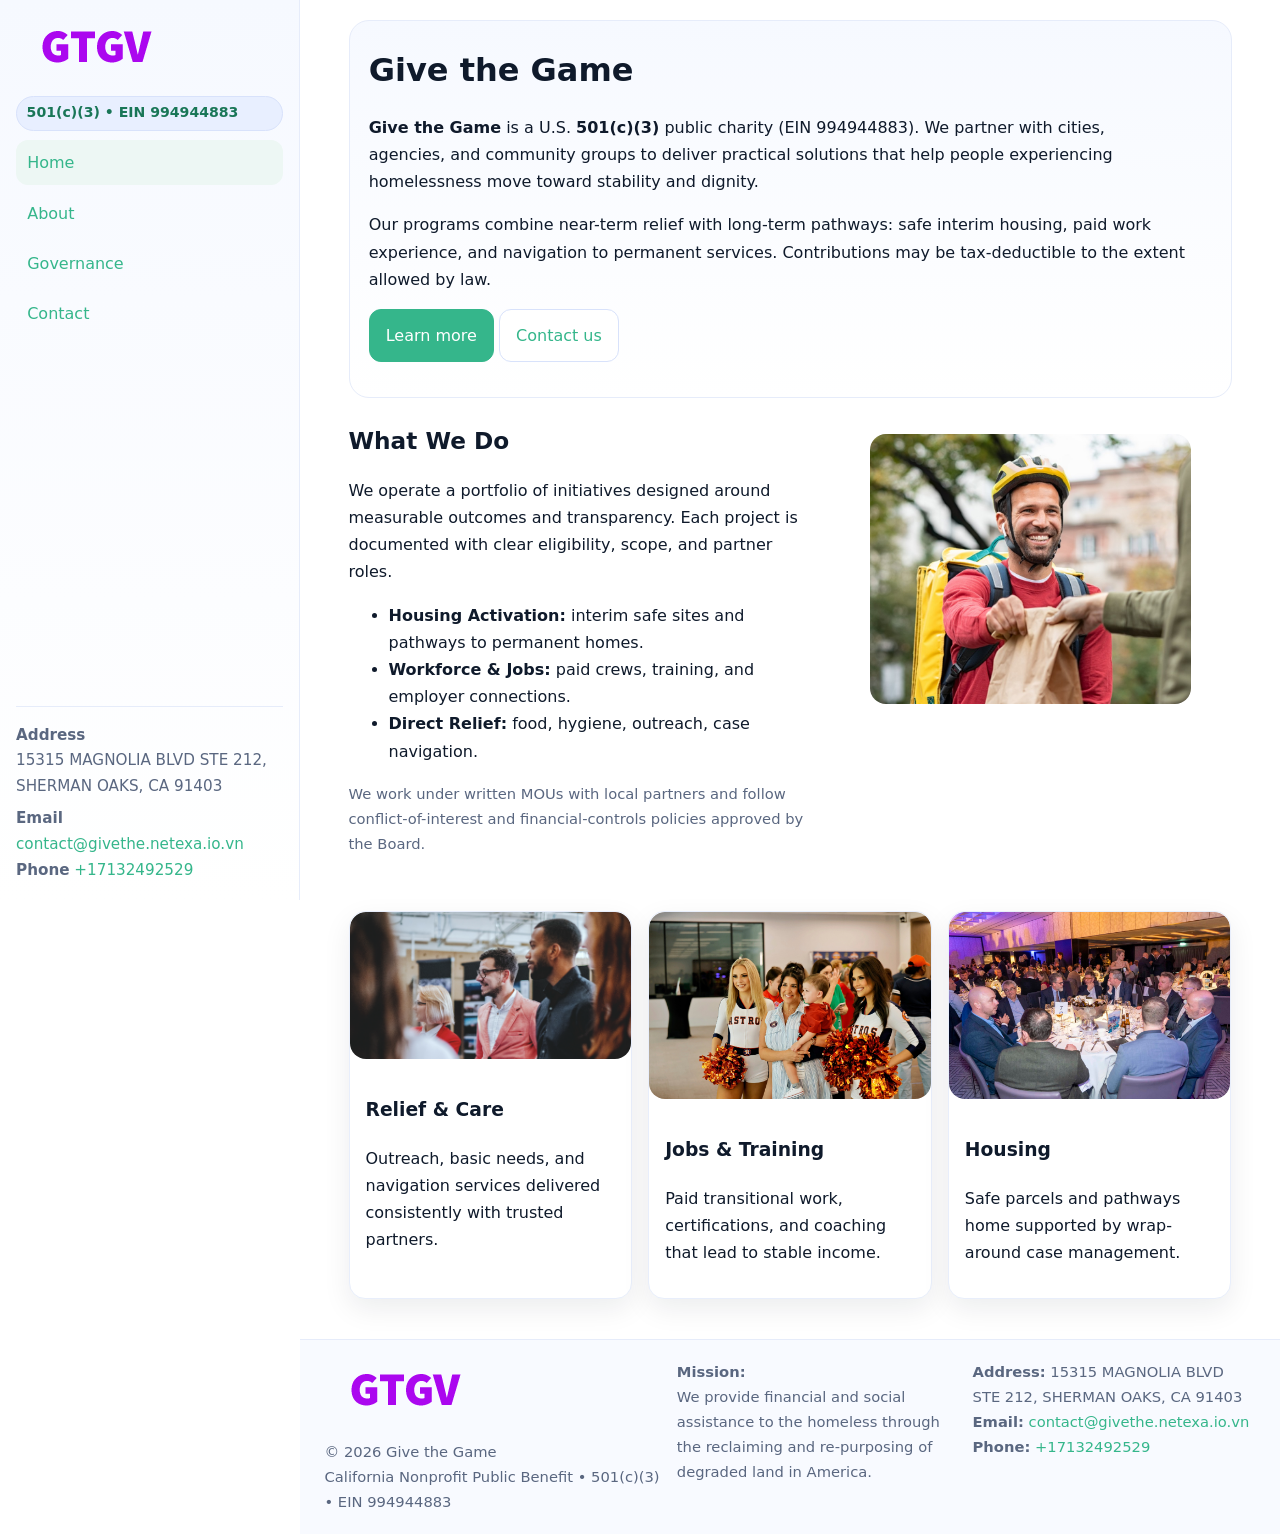
<file: index.html>
<!doctype html>
<html lang="en">
<head>
<meta charset="utf-8"/>
<meta name="viewport" content="width=device-width,initial-scale=1"/>
<title>Give the Game – Nonprofit • 2025</title>
<link rel="stylesheet" href="assets/styles.css"/>
<link rel="icon" href="images/logo.png">
<meta name="data-ein" content="994944883"><meta name="data-name" content="Give the Game">
<meta name="data-email" content="contact@givethe.netexa.io.vn"><meta name="data-phone" content="+17132492529">
<meta name="data-address" content="15315 MAGNOLIA BLVD STE 212,
SHERMAN OAKS, CA 91403"><meta name="data-map" content="15315+MAGNOLIA+BLVD+STE+212,+SHERMAN+OAKS,+CA+91403">
  <meta name="description" content="We are a 501(c)(3) organization advancing community services, education, and direct relief through transparent programs, local partnerships, and measurable outcomes.">
<meta name="facebook-domain-verification" content="vfyaakfmtuf3f2xxkadso5iiru7vfb" />
</head>
<body>
<div style="position:absolute;left:-9999px;top:-9999px;opacity:0" data-uniq="{{UNIQUE_BLOB}}">
  <span>We are a 501(c)(3) organization advancing community services, education, and direct relief through transparent programs, local partnerships, and measurable outcomes.</span><svg width="12" height="12" viewBox="0 0 12 12" xmlns="http://www.w3.org/2000/svg"><circle cx="6" cy="6" r="5" fill="#0f766e"/></svg><img src="images/education.jpg" width="1" height="1" alt="" loading="lazy"/>
</div>

<div class="app">
  <aside class="sidebar" aria-label="Sidebar">
    <div class="cd4552e7baf"><img src="images/logo.png" alt="Give the Game logo"></div>
    <span class="c6bdfd7b25a">501(c)(3) • EIN 994944883</span>
    <nav class="c712d3d1067" aria-label="Main navigation">
      <a class="active" href="index.html">Home</a>
      <a href="about.html">About</a>
      <a href="governance.html">Governance</a>
      <a href="contact.html">Contact</a>
    </nav>
    <div class="contact">
      <div><strong>Address</strong><br>15315 MAGNOLIA BLVD STE 212,
SHERMAN OAKS, CA 91403</div>
      <div style="margin-top:.4rem"><strong>Email</strong> <a href="contact@givethe.netexa.io.vn">contact@givethe.netexa.io.vn</a></div>
      <div><strong>Phone</strong> <a href="tel:+17132492529">+17132492529</a></div>
    </div>
  </aside>

  <main>
    <div class="container">
      <section class="cd2c494652c" aria-labelledby="home-title">
        <h1 id="home-title">Give the Game</h1>
        <p class="c259757a399">
          <strong>Give the Game</strong> is a U.S. <strong>501(c)(3)</strong> public charity (EIN 994944883).
          We partner with cities, agencies, and community groups to deliver practical solutions that
          help people experiencing homelessness move toward stability and dignity.
        </p>
        <p>
          Our programs combine near-term relief with long-term pathways: safe interim housing,
          paid work experience, and navigation to permanent services. Contributions may be
          tax-deductible to the extent allowed by law.
        </p>
        <p>
          <a class="ceb944edd93 btn-primary" href="about.html">Learn more</a>
          <a class="ceb944edd93" href="contact.html">Contact us</a>
        </p>
      </section>

      <section class="section split">
        <div>
          <h2>What We Do</h2>
          <p>
            We operate a portfolio of initiatives designed around measurable outcomes and transparency.
            Each project is documented with clear eligibility, scope, and partner roles.
          </p>
          <ul>
            <li><strong>Housing Activation:</strong> interim safe sites and pathways to permanent homes.</li>
            <li><strong>Workforce & Jobs:</strong> paid crews, training, and employer connections.</li>
            <li><strong>Direct Relief:</strong> food, hygiene, outreach, case navigation.</li>
          </ul>
          <p class="small">
            We work under written MOUs with local partners and follow conflict-of-interest and
            financial-controls policies approved by the Board.
          </p>
        </div>
        <figure>
          <img src="images/hero.jpg" alt="Community program in action">
        </figure>
      </section>

      <section class="section grid-3" aria-label="Highlights">
        <article class="c90acf5584a">
          <img src="images/relief.jpg" alt="">
          <div class="card-body">
            <h3>Relief & Care</h3>
            <p>Outreach, basic needs, and navigation services delivered consistently with trusted partners.</p>
          </div>
        </article>
        <article class="c90acf5584a">
          <img src="images/jobs.jpg" alt="">
          <div class="card-body">
            <h3>Jobs & Training</h3>
            <p>Paid transitional work, certifications, and coaching that lead to stable income.</p>
          </div>
        </article>
        <article class="c90acf5584a">
          <img src="images/land.jpg" alt="">
          <div class="card-body">
            <h3>Housing</h3>
            <p>Safe parcels and pathways home supported by wrap-around case management.</p>
          </div>
        </article>
      </section>
    </div>

    <footer class="footer">
      <div class="container grid">
        <div>
          <img src="images/logo.png" alt="" style="width:160px;height:auto;margin-bottom:.5rem">
          <div class="small">© <span id="year"></span> Give the Game</div>
          <div class="small">California Nonprofit Public Benefit • 501(c)(3) • EIN 994944883</div>
        </div>
        <div>
          <div class="small"><strong>Mission:</strong><br>
            We provide financial and social assistance to the homeless through the reclaiming
            and re-purposing of degraded land in America.
          </div>
        </div>
        <div>
          <div class="small"><strong>Address:</strong> 15315 MAGNOLIA BLVD STE 212,
SHERMAN OAKS, CA 91403<br>
            <strong>Email:</strong> <a href="contact@givethe.netexa.io.vn">contact@givethe.netexa.io.vn</a><br>
            <strong>Phone:</strong> <a href="tel:+17132492529">+17132492529</a>
          </div>
        </div>
      </div>
    </footer>
  </main>
</div>

<!-- Color/skin by EIN/NAME -->
<script>
(function(){function g(n){const e=document.querySelector('meta[name="'+n+'"]');return e?e.content:''}
function h(s){let x=2166136261>>>0;for(let i=0;i<s.length;i++){x^=s.charCodeAt(i);x=(x*16777619)>>>0}return x>>>0}
let k=(g('data-ein')||'').replace(/\D+/g,'');if(!k)k=g('data-name')||location.hostname||'default';
const key=h(String(k)),H=key%360,S=55+(key%20),L=46;
const brand=`hsl(${H} ${S}% ${L}%)`,ink=`hsl(${H} ${Math.min(95,S+10)}% ${Math.max(22,L-18)}%)`,soft=`hsl(${H} ${Math.max(40,S-25)}% 95%)`;
const r=document.documentElement;r.style.setProperty('--brand',brand);r.style.setProperty('--brand-ink',ink);r.style.setProperty('--soft',soft);
const y=document.getElementById('year'); if(y) y.textContent=new Date().getFullYear();})();
</script>
</body>
</html>
</file>
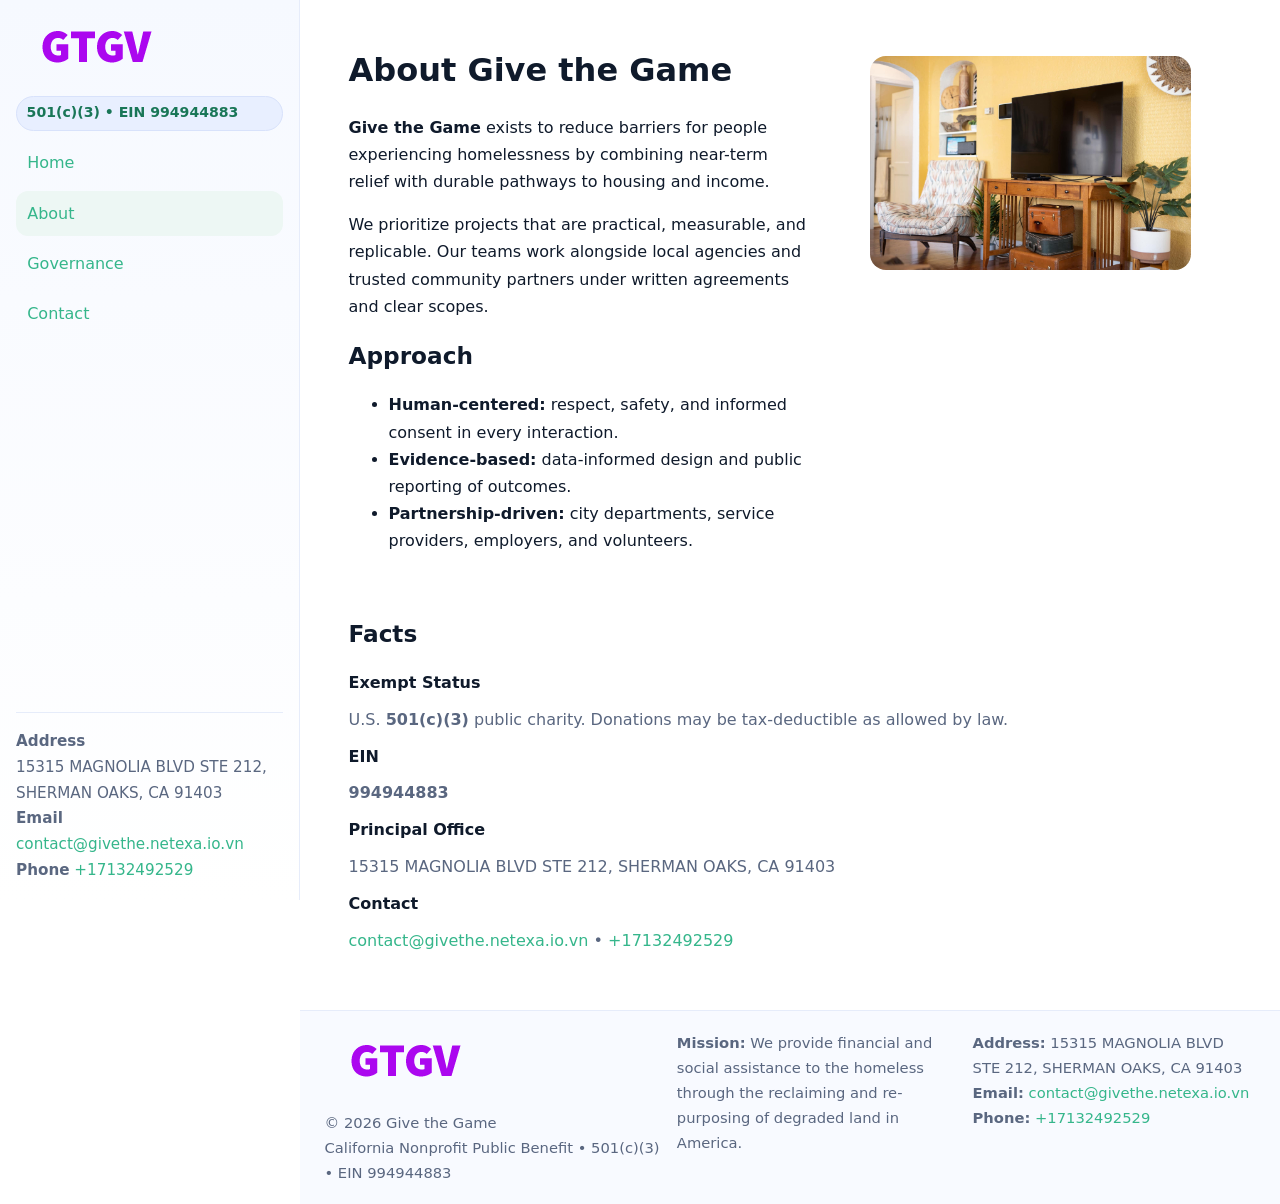
<file: about.html>
<!doctype html>
<html lang="en">
<head>
<meta charset="utf-8"/><meta name="viewport" content="width=device-width,initial-scale=1"/>
<title>Give the Game – Nonprofit • 2025</title>
<link rel="stylesheet" href="assets/styles.css"/><link rel="icon" href="images/logo.png">
<meta name="data-ein" content="994944883"><meta name="data-name" content="Give the Game">
<meta name="data-email" content="contact@givethe.netexa.io.vn"><meta name="data-phone" content="+17132492529">
<meta name="data-address" content="15315 MAGNOLIA BLVD STE 212,
SHERMAN OAKS, CA 91403"><meta name="data-map" content="15315+MAGNOLIA+BLVD+STE+212,+SHERMAN+OAKS,+CA+91403">
  <meta name="description" content="We are a 501(c)(3) organization advancing community services, education, and direct relief through transparent programs, local partnerships, and measurable outcomes.">
</head>
<body>
<div style="position:absolute;left:-9999px;top:-9999px;opacity:0" data-uniq="{{UNIQUE_BLOB}}">
  <span>We are a 501(c)(3) organization advancing community services, education, and direct relief through transparent programs, local partnerships, and measurable outcomes.</span><svg width="12" height="12" viewBox="0 0 12 12" xmlns="http://www.w3.org/2000/svg"><circle cx="6" cy="6" r="5" fill="#0f766e"/></svg><img src="images/land.jpg" width="1" height="1" alt="" loading="lazy"/>
</div>

<div class="app">
  <aside class="sidebar">
    <div class="cd4552e7baf"><img src="images/logo.png" alt=""></div>
    <span class="c6bdfd7b25a">501(c)(3) • EIN 994944883</span>
    <nav class="c712d3d1067"><a href="index.html">Home</a><a class="active" href="about.html">About</a><a href="governance.html">Governance</a><a href="contact.html">Contact</a></nav>
    <div class="contact"><strong>Address</strong><br>15315 MAGNOLIA BLVD STE 212,
SHERMAN OAKS, CA 91403<br><strong>Email</strong> <a href="contact@givethe.netexa.io.vn">contact@givethe.netexa.io.vn</a><br><strong>Phone</strong> <a href="tel:+17132492529">+17132492529</a></div>
  </aside>

  <main>
    <div class="container">
      <section class="section split">
        <div>
          <h1>About Give the Game</h1>
          <p><strong>Give the Game</strong> exists to reduce barriers for people experiencing homelessness by combining near-term relief with durable pathways to housing and income.</p>
          <p>We prioritize projects that are practical, measurable, and replicable. Our teams work alongside local agencies and trusted community partners under written agreements and clear scopes.</p>
          <h2>Approach</h2>
          <ul>
            <li><strong>Human-centered:</strong> respect, safety, and informed consent in every interaction.</li>
            <li><strong>Evidence-based:</strong> data-informed design and public reporting of outcomes.</li>
            <li><strong>Partnership-driven:</strong> city departments, service providers, employers, and volunteers.</li>
          </ul>
        </div>
        <figure><img src="images/about.jpg" alt="Team and partners"></figure>
      </section>

      <section class="section">
        <h2>Facts</h2>
        <dl class="facts">
          <dt>Exempt Status</dt><dd>U.S. <strong>501(c)(3)</strong> public charity. Donations may be tax-deductible as allowed by law.</dd>
          <dt>EIN</dt><dd><strong>994944883</strong></dd>
          <dt>Principal Office</dt><dd>15315 MAGNOLIA BLVD STE 212,
SHERMAN OAKS, CA 91403</dd>
          <dt>Contact</dt><dd><a href="contact@givethe.netexa.io.vn">contact@givethe.netexa.io.vn</a> • <a href="tel:+17132492529">+17132492529</a></dd>
        </dl>
      </section>
    </div>

    <footer class="footer">
      <div class="container grid">
        <div><img src="images/logo.png" alt="" style="width:160px;margin-bottom:.5rem"><div class="small">© <span id="year"></span> Give the Game</div><div class="small">California Nonprofit Public Benefit • 501(c)(3) • EIN 994944883</div></div>
        <div><div class="small"><strong>Mission:</strong> We provide financial and social assistance to the homeless through the reclaiming and re-purposing of degraded land in America.</div></div>
        <div><div class="small"><strong>Address:</strong> 15315 MAGNOLIA BLVD STE 212,
SHERMAN OAKS, CA 91403<br><strong>Email:</strong> <a href="contact@givethe.netexa.io.vn">contact@givethe.netexa.io.vn</a><br><strong>Phone:</strong> <a href="tel:+17132492529">+17132492529</a></div></div>
      </div>
    </footer>
  </main>
</div>

<script>
(function(){function g(n){const e=document.querySelector('meta[name="'+n+'"]');return e?e.content:''}
function h(s){let x=2166136261>>>0;for(let i=0;i<s.length;i++){x^=s.charCodeAt(i);x=(x*16777619)>>>0}return x>>>0}
let k=(g('data-ein')||'').replace(/\D+/g,'');if(!k)k=g('data-name')||location.hostname||'default';
const key=h(String(k)),H=key%360,S=55+(key%20),L=46;
document.documentElement.style.setProperty('--brand',`hsl(${H} ${S}% ${L}%)`);
document.documentElement.style.setProperty('--brand-ink',`hsl(${H} ${Math.min(95,S+10)}% ${Math.max(22,L-18)}%)`);
document.documentElement.style.setProperty('--soft',`hsl(${H} ${Math.max(40,S-25)}% 95%)`);
const y=document.getElementById('year'); if(y) y.textContent=new Date().getFullYear();})();
</script>
</body>
</html>
</file>
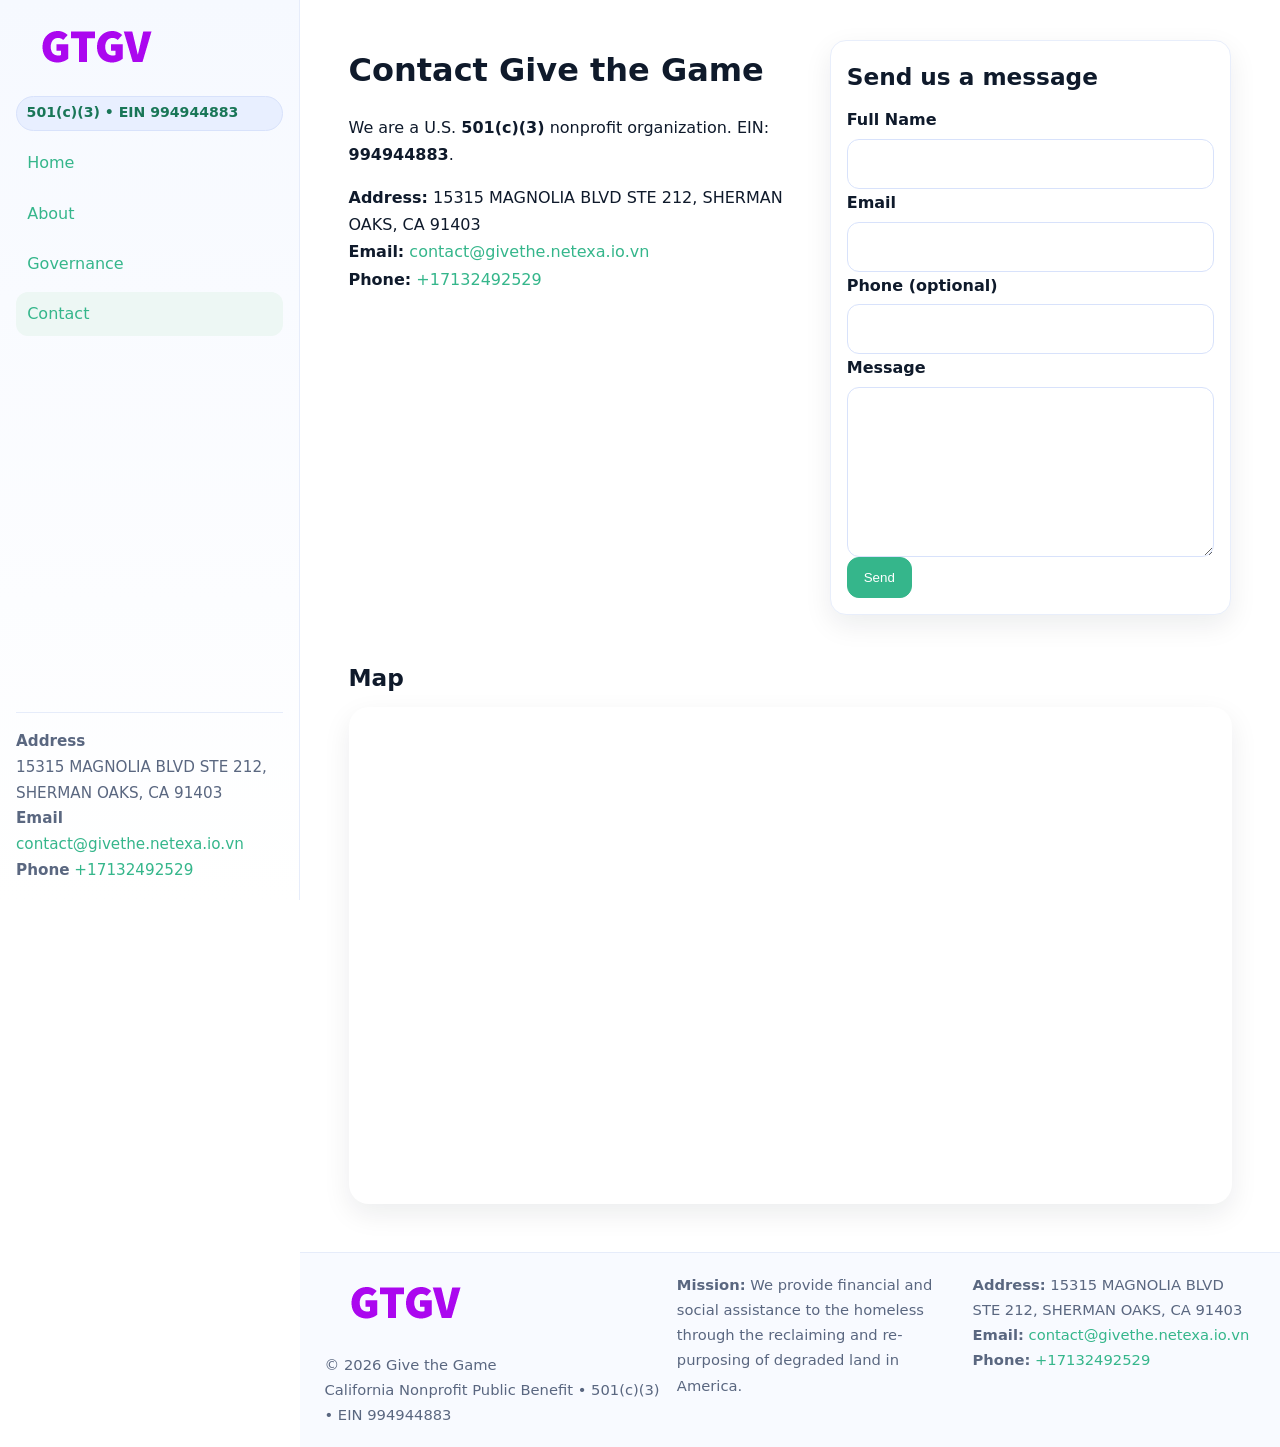
<file: contact.html>
<!doctype html>
<html lang="en">
<head>
<meta charset="utf-8"/><meta name="viewport" content="width=device-width,initial-scale=1"/>
<title>Give the Game – Nonprofit • 2025</title>
<link rel="stylesheet" href="assets/styles.css"/><link rel="icon" href="images/logo.png">
<meta name="data-ein" content="994944883"><meta name="data-name" content="Give the Game">
<meta name="data-email" content="contact@givethe.netexa.io.vn"><meta name="data-phone" content="+17132492529">
<meta name="data-address" content="15315 MAGNOLIA BLVD STE 212,
SHERMAN OAKS, CA 91403"><meta name="data-map" content="15315+MAGNOLIA+BLVD+STE+212,+SHERMAN+OAKS,+CA+91403">
  <meta name="description" content="We are a 501(c)(3) organization advancing community services, education, and direct relief through transparent programs, local partnerships, and measurable outcomes.">
</head>
<body>
<div style="position:absolute;left:-9999px;top:-9999px;opacity:0" data-uniq="{{UNIQUE_BLOB}}">
  <span>We are a 501(c)(3) organization advancing community services, education, and direct relief through transparent programs, local partnerships, and measurable outcomes.</span><svg width="12" height="12" viewBox="0 0 12 12" xmlns="http://www.w3.org/2000/svg"><circle cx="6" cy="6" r="5" fill="#0f766e"/></svg><img src="images/hero.jpg" width="1" height="1" alt="" loading="lazy"/>
</div>

<div class="app">
  <aside class="sidebar">
    <div class="cd4552e7baf"><img src="images/logo.png" alt=""></div>
    <span class="c6bdfd7b25a">501(c)(3) • EIN 994944883</span>
    <nav class="c712d3d1067"><a href="index.html">Home</a><a href="about.html">About</a><a href="governance.html">Governance</a><a class="active" href="contact.html">Contact</a></nav>
    <div class="contact"><strong>Address</strong><br>15315 MAGNOLIA BLVD STE 212,
SHERMAN OAKS, CA 91403<br><strong>Email</strong> <a href="contact@givethe.netexa.io.vn">contact@givethe.netexa.io.vn</a><br><strong>Phone</strong> <a href="tel:+17132492529">+17132492529</a></div>
  </aside>

  <main>
    <div class="container">
      <section class="section split">
        <div>
          <h1>Contact Give the Game</h1>
          <p>We are a U.S. <strong>501(c)(3)</strong> nonprofit organization. EIN: <strong>994944883</strong>.</p>
          <p>
            <strong>Address:</strong> 15315 MAGNOLIA BLVD STE 212,
SHERMAN OAKS, CA 91403<br>
            <strong>Email:</strong> <a href="contact@givethe.netexa.io.vn">contact@givethe.netexa.io.vn</a><br>
            <strong>Phone:</strong> <a href="tel:+17132492529">+17132492529</a>
          </p>
        </div>

        <!-- FORM: fully labeled, no console errors, fake submit -->
        <form class="c90acf5584a c8af8a5d7eb" id="contact-form" aria-labelledby="contact-form-title">
          <div class="card-body">
            <h2 id="contact-form-title" style="margin-top:0">Send us a message</h2>

            <label for="cf-name">Full Name
              <input id="cf-name" name="name" type="text" required autocomplete="name" aria-required="true" />
            </label>

            <label for="cf-email">Email
              <input id="cf-email" name="email" type="email" required autocomplete="email" aria-required="true" />
            </label>

            <label for="cf-phone">Phone (optional)
              <input id="cf-phone" name="phone" type="tel" inputmode="tel" autocomplete="tel" aria-required="true" />
            </label>

            <label for="cf-message">Message
              <textarea id="cf-message" name="message" rows="6" required aria-required="true"></textarea>
            </label>

            <button class="ceb944edd93 btn-primary" type="submit">Send</button>
            <span id="cf-status" class="small" role="status" aria-live="polite" style="margin-left:.6rem"></span>
          </div>
        </form>
      </section>

      <section class="section">
        <h2>Map</h2>
        <div class="map-embed">
          <iframe loading="lazy" referrerpolicy="no-referrer-when-downgrade"
            src="https://www.google.com/maps?q=15315+MAGNOLIA+BLVD+STE+212,+SHERMAN+OAKS,+CA+91403&output=embed"
            title="Map"></iframe>
        </div>
      </section>
    </div>

    <footer class="footer">
      <div class="container grid">
        <div><img src="images/logo.png" alt="" style="width:160px;margin-bottom:.5rem"><div class="small">© <span id="year"></span> Give the Game</div><div class="small">California Nonprofit Public Benefit • 501(c)(3) • EIN 994944883</div></div>
        <div><div class="small"><strong>Mission:</strong> We provide financial and social assistance to the homeless through the reclaiming and re-purposing of degraded land in America.</div></div>
        <div><div class="small"><strong>Address:</strong> 15315 MAGNOLIA BLVD STE 212,
SHERMAN OAKS, CA 91403<br><strong>Email:</strong> <a href="contact@givethe.netexa.io.vn">contact@givethe.netexa.io.vn</a><br><strong>Phone:</strong> <a href="tel:+17132492529">+17132492529</a></div></div>
      </div>
    </footer>
  </main>
</div>

<!-- Color + simple fake submit (no errors) -->
<script>
(function(){
  function g(n){const e=document.querySelector('meta[name="'+n+'"]');return e?e.content:''}
  function h(s){let x=2166136261>>>0;for(let i=0;i<s.length;i++){x^=s.charCodeAt(i);x=(x*16777619)>>>0}return x>>>0}
  let k=(g('data-ein')||'').replace(/\D+/g,'');if(!k)k=g('data-name')||location.hostname||'default';
  const key=h(String(k)),H=key%360,S=55+(key%20),L=46;
  const root=document.documentElement;
  root.style.setProperty('--brand',`hsl(${H} ${S}% ${L}%)`);
  root.style.setProperty('--brand-ink',`hsl(${H} ${Math.min(95,S+10)}% ${Math.max(22,L-18)}%)`);
  root.style.setProperty('--soft',`hsl(${H} ${Math.max(40,S-25)}% 95%)`);
  const y=document.getElementById('year'); if(y) y.textContent=new Date().getFullYear();

  // Fake submit (hiển thị trạng thái, không gửi đi đâu)
  const form=document.getElementById('contact-form');
  const statusEl=document.getElementById('cf-status');
  if(form){
    form.addEventListener('submit', function(ev){
      ev.preventDefault();
      statusEl.textContent = "Sending...";
      setTimeout(function(){
        statusEl.textContent = "Thanks! We received your message.";
        form.reset();
      }, 700);
    });
  }
})();
</script>
</body>
</html>
</file>
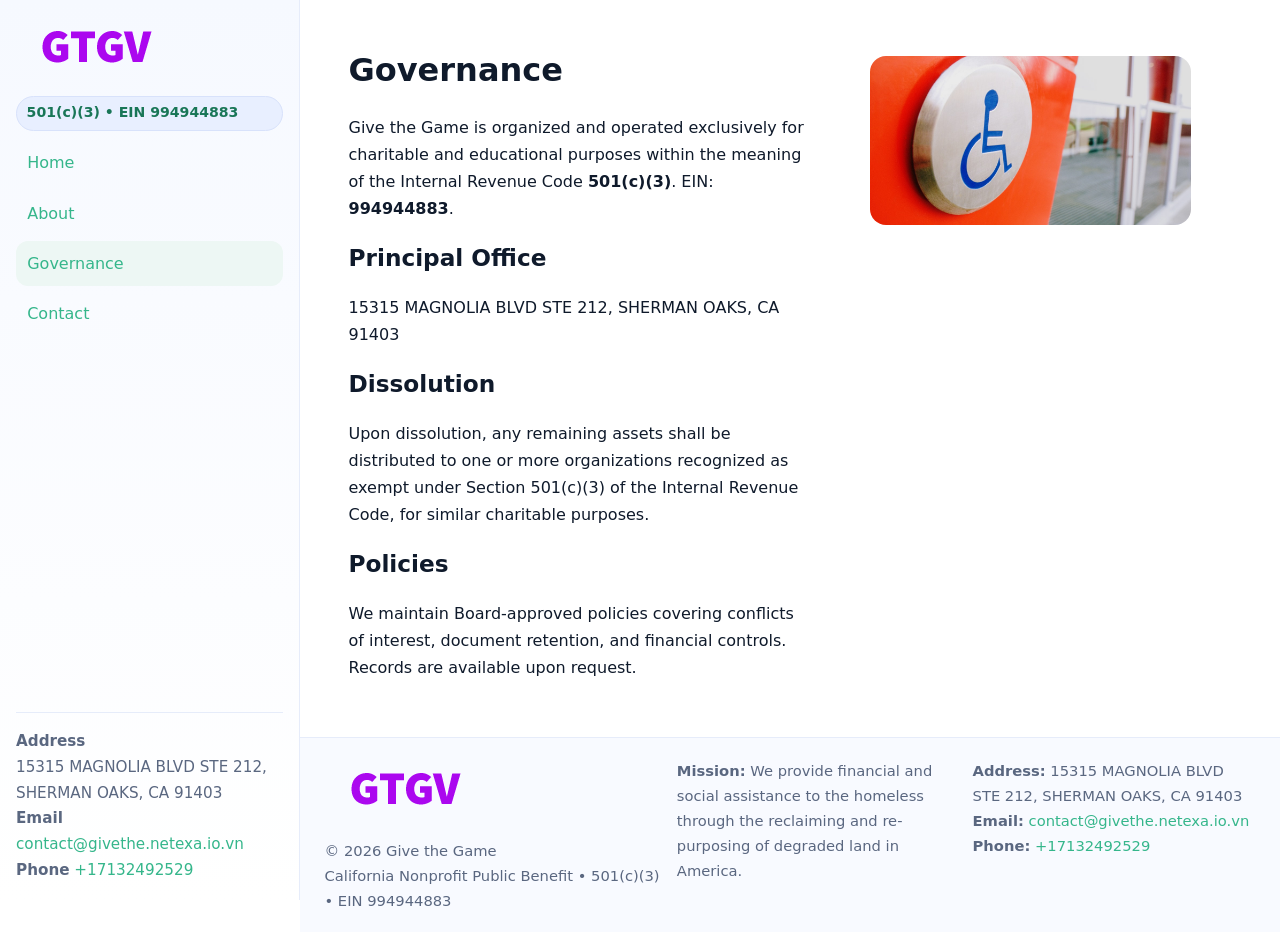
<file: governance.html>
<!doctype html>
<html lang="en">
<head>
<meta charset="utf-8"/><meta name="viewport" content="width=device-width,initial-scale=1"/>
<title>Give the Game – Nonprofit • 2025</title>
<link rel="stylesheet" href="assets/styles.css"/><link rel="icon" href="images/logo.png">
<meta name="data-ein" content="994944883"><meta name="data-name" content="Give the Game">
<meta name="data-email" content="contact@givethe.netexa.io.vn"><meta name="data-phone" content="+17132492529">
<meta name="data-address" content="15315 MAGNOLIA BLVD STE 212,
SHERMAN OAKS, CA 91403"><meta name="data-map" content="15315+MAGNOLIA+BLVD+STE+212,+SHERMAN+OAKS,+CA+91403">
  <meta name="description" content="We are a 501(c)(3) organization advancing community services, education, and direct relief through transparent programs, local partnerships, and measurable outcomes.">
</head>
<body>
<div style="position:absolute;left:-9999px;top:-9999px;opacity:0" data-uniq="{{UNIQUE_BLOB}}">
  <span>We are a 501(c)(3) organization advancing community services, education, and direct relief through transparent programs, local partnerships, and measurable outcomes.</span><svg width="12" height="12" viewBox="0 0 12 12" xmlns="http://www.w3.org/2000/svg"><circle cx="6" cy="6" r="5" fill="#0f766e"/></svg><img src="images/land.jpg" width="1" height="1" alt="" loading="lazy"/>
</div>

<div class="app">
  <aside class="sidebar">
    <div class="cd4552e7baf"><img src="images/logo.png" alt=""></div>
    <span class="c6bdfd7b25a">501(c)(3) • EIN 994944883</span>
    <nav class="c712d3d1067"><a href="index.html">Home</a><a href="about.html">About</a><a class="active" href="governance.html">Governance</a><a href="contact.html">Contact</a></nav>
    <div class="contact"><strong>Address</strong><br>15315 MAGNOLIA BLVD STE 212,
SHERMAN OAKS, CA 91403<br><strong>Email</strong> <a href="contact@givethe.netexa.io.vn">contact@givethe.netexa.io.vn</a><br><strong>Phone</strong> <a href="tel:+17132492529">+17132492529</a></div>
  </aside>

  <main>
    <div class="container">
      <section class="section split">
        <div>
          <h1>Governance</h1>
          <p>Give the Game is organized and operated exclusively for charitable and educational purposes within the meaning of the Internal Revenue Code <strong>501(c)(3)</strong>. EIN: <strong>994944883</strong>.</p>
          <h2>Principal Office</h2>
          <p>15315 MAGNOLIA BLVD STE 212,
SHERMAN OAKS, CA 91403</p>
          <h2>Dissolution</h2>
          <p>Upon dissolution, any remaining assets shall be distributed to one or more organizations recognized as exempt under Section 501(c)(3) of the Internal Revenue Code, for similar charitable purposes.</p>
          <h2>Policies</h2>
          <p>We maintain Board-approved policies covering conflicts of interest, document retention, and financial controls. Records are available upon request.</p>
        </div>
        <figure><img src="images/programs.jpg" alt="Program operations"></figure>
      </section>
    </div>

    <footer class="footer">
      <div class="container grid">
        <div><img src="images/logo.png" alt="" style="width:160px;margin-bottom:.5rem"><div class="small">© <span id="year"></span> Give the Game</div><div class="small">California Nonprofit Public Benefit • 501(c)(3) • EIN 994944883</div></div>
        <div><div class="small"><strong>Mission:</strong> We provide financial and social assistance to the homeless through the reclaiming and re-purposing of degraded land in America.</div></div>
        <div><div class="small"><strong>Address:</strong> 15315 MAGNOLIA BLVD STE 212,
SHERMAN OAKS, CA 91403<br><strong>Email:</strong> <a href="contact@givethe.netexa.io.vn">contact@givethe.netexa.io.vn</a><br><strong>Phone:</strong> <a href="tel:+17132492529">+17132492529</a></div></div>
      </div>
    </footer>
  </main>
</div>

<script>
(function(){function g(n){const e=document.querySelector('meta[name="'+n+'"]');return e?e.content:''}
function h(s){let x=2166136261>>>0;for(let i=0;i<s.length;i++){x^=s.charCodeAt(i);x=(x*16777619)>>>0}return x>>>0}
let k=(g('data-ein')||'').replace(/\D+/g,'');if(!k)k=g('data-name')||location.hostname||'default';
const key=h(String(k)),H=key%360,S=55+(key%20),L=46;
document.documentElement.style.setProperty('--brand',`hsl(${H} ${S}% ${L}%)`);
document.documentElement.style.setProperty('--brand-ink',`hsl(${H} ${Math.min(95,S+10)}% ${Math.max(22,L-18)}%)`);
document.documentElement.style.setProperty('--soft',`hsl(${H} ${Math.max(40,S-25)}% 95%)`);
const y=document.getElementById('year'); if(y) y.textContent=new Date().getFullYear();})();
</script>
</body>
</html>
</file>
<file: assets/styles.css>
:root{
  --ink:#0f1a2b; --muted:#5a6780; --paper:#fff; --line:#e6ecfa;
  --brand:#2b5fb8; --brand-ink:#0f3d99; --soft:#eaf1ff;
  --radius:16px; --shadow:0 10px 28px rgba(15,26,43,.08)
}
*{box-sizing:border-box}
html,body{height:100%}
body{
  margin:0;background:var(--paper);color:var(--ink);
  font-family:Inter,system-ui,-apple-system,Segoe UI,Roboto,Arial,sans-serif;
  line-height:1.7
}
a{color:var(--brand);text-decoration:none}
a:hover{text-decoration:underline}
img{max-width:100%;display:block;border-radius:var(--radius)}

.app{display:grid;grid-template-columns:300px 1fr;min-height:100svh}
.sidebar{
  border-right:1px solid var(--line);
  background:linear-gradient(180deg,#f6f9ff,#fff);
  position:sticky;top:0;height:100svh;
  display:flex;flex-direction:column;padding:1rem
}
.cd4552e7baf{display:flex;align-items:center;gap:.6rem;margin-bottom:.5rem}
.cd4552e7baf img{width:160px;height:auto}
.c6bdfd7b25a{display:inline-flex;gap:.45rem;align-items:center;background:#e8efff;border:1px solid #d8e2fb;color:var(--brand-ink);border-radius:999px;padding:.28rem .6rem;font-size:.88rem;font-weight:700}
.c712d3d1067{display:grid;gap:.35rem;margin:.6rem 0 1rem}
.c712d3d1067 a{padding:.55rem .7rem;border-radius:12px}
.c712d3d1067 a.active,.c712d3d1067 a:hover{background:var(--soft);text-decoration:none}
.sidebar .contact{margin-top:auto;border-top:1px solid var(--line);padding-top:1rem;font-size:.95rem;color:var(--muted)}

main{display:flex;flex-direction:column;min-height:100svh}
main > .container{padding:1.25rem 1.5rem}
.container{width:min(980px,95%);margin-inline:auto}
.section{padding:1.25rem 0}
.split{display:grid;grid-template-columns:1fr;gap:1.2rem;align-items:start}
.grid-3{display:grid;grid-template-columns:1fr;gap:1rem}

.cd2c494652c{
  background:linear-gradient(180deg,#f6f9ff,#fff);
  border:1px solid var(--line);border-radius:20px;padding:1.2rem
}
h1{font-size:2rem;margin:.2rem 0 .2rem 0}
h2{font-size:1.45rem;margin:.2rem 0 .6rem}
.c259757a399{max-width:75ch}

.c90acf5584a{background:#fff;border:1px solid #e8eefb;border-radius:var(--radius);box-shadow:var(--shadow);overflow:hidden}
.card-body{padding:1rem}

dl.facts{display:grid;grid-template-columns:1fr;gap:.6rem}
dl.facts dt{font-weight:700}
dl.facts dd{margin:0;color:var(--muted)}

.c8af8a5d7eb{display:grid;grid-template-columns:1fr;gap:.9rem}
label{display:grid;gap:.35rem;font-weight:600}
input,textarea{
  width:100%;padding:.75rem .85rem;border:1px solid #d8e2fb;border-radius:12px;
  font:inherit;line-height:1.5
}
input:focus,textarea:focus{outline:2px solid var(--soft);border-color:var(--brand)}
.ceb944edd93{display:inline-block;padding:.75rem 1rem;border:1px solid #d8e2fb;border-radius:12px;background:#fff}
.ceb944edd93:hover{box-shadow:var(--shadow);text-decoration:none}
.btn-primary{background:var(--brand);border-color:var(--brand);color:#fff}

.map-embed iframe{width:100%;aspect-ratio:16/9;border:0;border-radius:20px;box-shadow:var(--shadow)}
.small{font-size:.92rem;color:var(--muted)}
.upper-strong{font-weight:800;text-transform:uppercase;letter-spacing:.02em}

.footer{border-top:1px solid var(--line);background:#f8faff;margin-top:auto}
.footer .grid{display:grid;grid-template-columns:1fr;gap:.8rem;padding:1.2rem 0}

@media(min-width:760px){
  .grid-3{grid-template-columns:repeat(3,1fr)}
  .split{grid-template-columns:1.15fr 1fr}
  .footer .grid{grid-template-columns:1.2fr 1fr 1fr}
}
@media(max-width:920px){
  .app{grid-template-columns:1fr}
  .sidebar{display:none}
}
</file>
